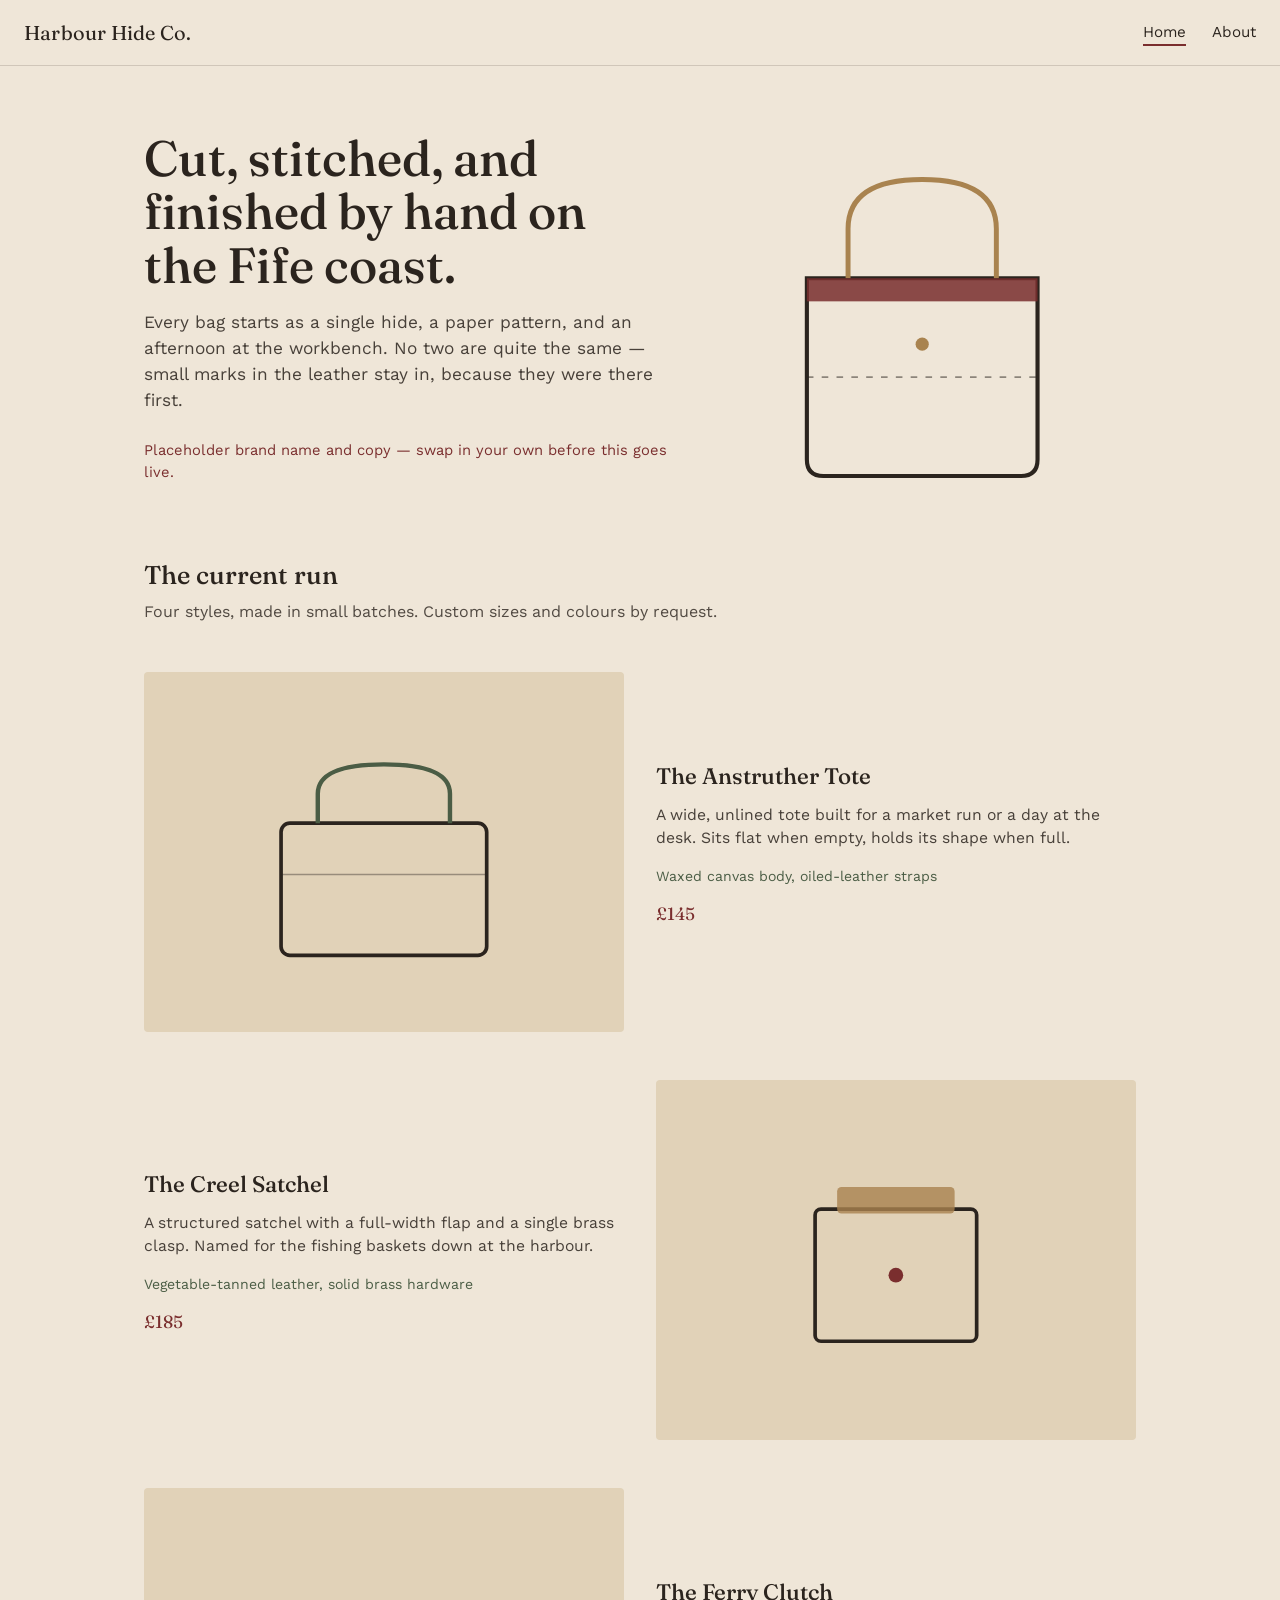
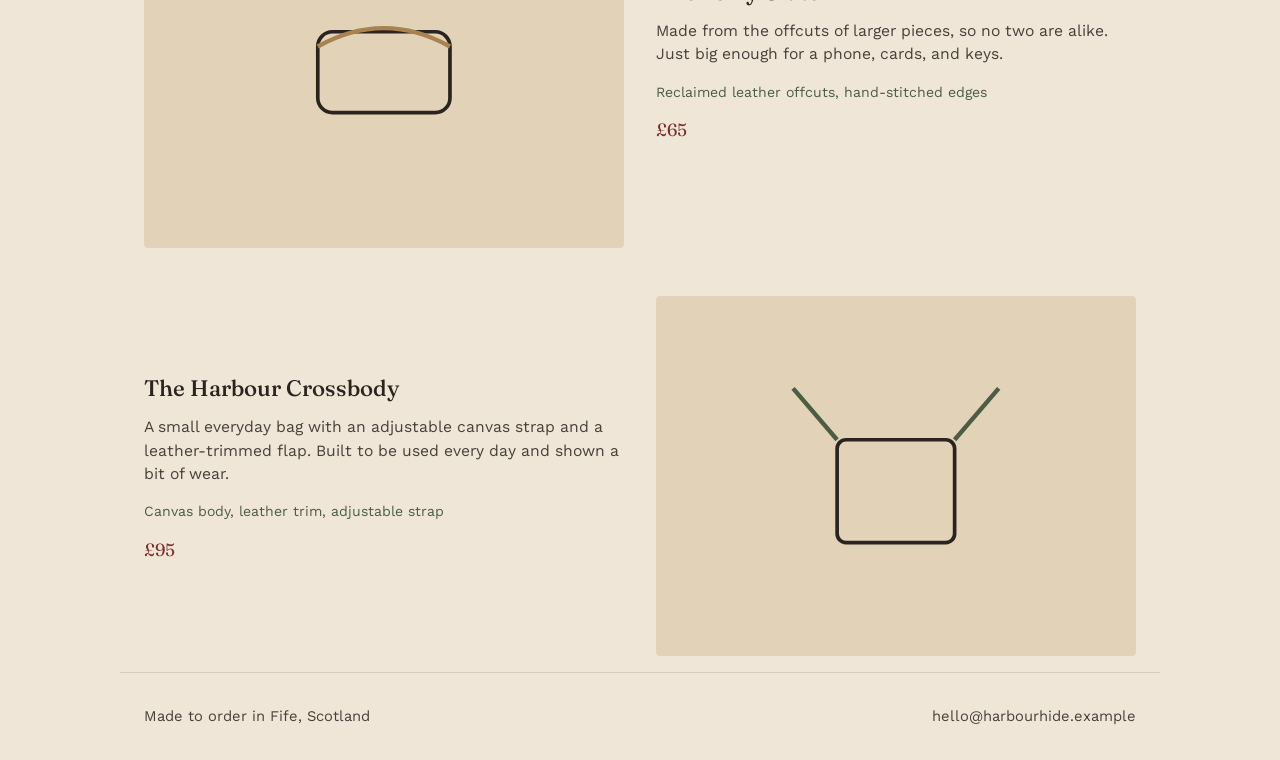
<file: Harbour Hide Co. — Handmade Handbags.html>
<!DOCTYPE html>
<html lang="en">
<head>
<meta charset="UTF-8">
<meta name="viewport" content="width=device-width, initial-scale=1, viewport-fit=cover">
<title>Harbour Hide Co. — Handmade Handbags</title>
<link rel="preconnect" href="https://fonts.googleapis.com">
<link rel="preconnect" href="https://fonts.gstatic.com" crossorigin>
<link href="https://fonts.googleapis.com/css2?family=Fraunces:opsz,wght@9..144,400;9..144,500;9..144,600&family=Work+Sans:wght@400;500;600&display=swap" rel="stylesheet">
<style>
  :root {
    --ink: #2B241E;
    --parchment: #EFE6D8;
    --panel: #E1D2B8;
    --panel-2: #D8C6A9;
    --oxblood: #7A2E2E;
    --moss: #4B5D45;
    --brass: #A9834F;
    --line: rgba(43,36,30,0.16);
    box-sizing: border-box;
    padding-top: env(safe-area-inset-top, 0px);
    padding-bottom: env(safe-area-inset-bottom, 0px);
  }
  @media (prefers-color-scheme: dark) {
    :root:not([data-theme="light"]) {
      --ink: #F1E9DA;
      --parchment: #201A15;
      --panel: #2C2319;
      --panel-2: #35291C;
      --oxblood: #C1615A;
      --moss: #8AA07E;
      --brass: #C9A46B;
      --line: rgba(241,233,218,0.18);
    }
  }
  :root[data-theme="dark"] {
    --ink: #F1E9DA;
    --parchment: #201A15;
    --panel: #2C2319;
    --panel-2: #35291C;
    --oxblood: #C1615A;
    --moss: #8AA07E;
    --brass: #C9A46B;
    --line: rgba(241,233,218,0.18);
  }
  * { box-sizing: border-box; }
  html { scroll-padding-top: env(safe-area-inset-top, 0px); }
  html, body { height: 100%; }
  body {
    margin: 0;
    background: var(--parchment);
    color: var(--ink);
    font-family: "Work Sans", system-ui, sans-serif;
    line-height: 1.5;
    -webkit-font-smoothing: antialiased;
  }
  h1, h2, h3 { font-family: "Fraunces", Georgia, serif; font-weight: 500; margin: 0; }
  a { color: inherit; }
  p { max-width: 62ch; }

  header {
    position: sticky;
    top: env(safe-area-inset-top, 0px);
    z-index: 10;
    display: flex;
    align-items: center;
    justify-content: space-between;
    padding: 1.1rem 1.5rem;
    background: var(--parchment);
    border-bottom: 1px solid var(--line);
  }
  .wordmark { font-family: "Fraunces", serif; font-size: 1.25rem; letter-spacing: 0.01em; text-decoration: none; }
  nav { display: flex; gap: 1.6rem; }
  nav button {
    font-family: "Work Sans", sans-serif;
    font-size: 0.95rem;
    background: none;
    border: none;
    color: var(--ink);
    cursor: pointer;
    padding: 0.2rem 0;
    border-bottom: 2px solid transparent;
  }
  nav button[aria-current="page"] { border-bottom-color: var(--oxblood); }

  main { display: none; }
  main.active { display: block; }

  .container { max-width: 1040px; margin: 0 auto; padding: 0 1.5rem; }

  /* Hero */
  .hero {
    display: grid;
    grid-template-columns: 1.1fr 0.9fr;
    gap: 2.5rem;
    align-items: center;
    padding: 4rem 1.5rem 3.5rem;
    max-width: 1040px;
    margin: 0 auto;
  }
  .hero h1 { font-size: clamp(2rem, 4.2vw, 3.1rem); line-height: 1.08; }
  .hero p.lede { font-size: 1.08rem; margin-top: 1.1rem; color: var(--ink); opacity: 0.85; }
  .hero-note { margin-top: 1.6rem; font-size: 0.92rem; color: var(--oxblood); }

  .bag-art { width: 100%; height: auto; }

  /* Catalog */
  .section-heading { padding: 0 1.5rem; max-width: 1040px; margin: 0 auto; }
  .section-heading h2 { font-size: 1.6rem; }
  .section-heading p { opacity: 0.8; margin-top: 0.4rem; }

  .catalog { padding: 2rem 1.5rem 1rem; max-width: 1040px; margin: 0 auto; display: flex; flex-direction: column; gap: 3rem; }
  .item {
    display: grid;
    grid-template-columns: 1fr 1fr;
    gap: 2rem;
    align-items: center;
  }
  .item:nth-child(even) .item-art { order: 2; }
  .item-art {
    background: var(--panel);
    border-radius: 4px;
    aspect-ratio: 4/3;
    display: flex;
    align-items: center;
    justify-content: center;
    padding: 1.5rem;
  }
  .item-art svg { width: 68%; height: auto; }
  .item-text h3 { font-size: 1.4rem; }
  .item-text .materials { font-size: 0.88rem; color: var(--moss); margin-top: 0.5rem; }
  .item-text .price { font-family: "Fraunces", serif; font-size: 1.1rem; margin-top: 0.9rem; color: var(--oxblood); }
  .item-text p.desc { margin-top: 0.6rem; font-size: 0.98rem; opacity: 0.85; }

  /* About */
  .about-wrap { padding: 3.5rem 1.5rem 1rem; max-width: 1040px; margin: 0 auto; display: grid; grid-template-columns: 0.85fr 1.15fr; gap: 2.5rem; align-items: start; }
  .portrait { background: var(--panel); border-radius: 4px; aspect-ratio: 3/4; display: flex; align-items: center; justify-content: center; padding: 2rem; }
  .portrait svg { width: 60%; }
  .about-copy h1 { font-size: 2rem; margin-bottom: 1.1rem; }
  .about-copy p { margin: 0 0 1rem; }

  .process { padding: 1rem 1.5rem 3rem; max-width: 1040px; margin: 0 auto; }
  .process ol { padding-left: 1.2rem; margin: 1.2rem 0 0; }
  .process li { margin-bottom: 0.7rem; padding-left: 0.3rem; }

  footer {
    border-top: 1px solid var(--line);
    padding: 2rem 1.5rem calc(2rem + env(safe-area-inset-bottom, 0px));
    max-width: 1040px;
    margin: 0 auto;
    font-size: 0.92rem;
    opacity: 0.85;
    display: flex;
    flex-wrap: wrap;
    justify-content: space-between;
    gap: 0.6rem;
  }

  @media (max-width: 720px) {
    .hero { grid-template-columns: 1fr; padding-top: 2.6rem; }
    .hero-art { order: -1; max-width: 220px; margin: 0 auto; }
    .item, .about-wrap { grid-template-columns: 1fr; }
    .item:nth-child(even) .item-art { order: 0; }
    .portrait { max-width: 260px; margin: 0 auto; }
  }

  @media (prefers-reduced-motion: no-preference) {
    .hero { animation: rise 0.6s ease-out; }
    @keyframes rise { from { opacity: 0; transform: translateY(8px); } to { opacity: 1; transform: none; } }
  }
</style>
</head>
<body>

<header>
  <a href="#home" class="wordmark">Harbour Hide Co.</a>
  <nav>
    <button id="nav-home" aria-current="page">Home</button>
    <button id="nav-about">About</button>
  </nav>
</header>

<main id="home" class="active">
  <section class="hero">
    <div>
      <h1>Cut, stitched, and finished by hand on the Fife coast.</h1>
      <p class="lede">Every bag starts as a single hide, a paper pattern, and an afternoon at the workbench. No two are quite the same — small marks in the leather stay in, because they were there first.</p>
      <p class="hero-note">Placeholder brand name and copy — swap in your own before this goes live.</p>
    </div>
    <div class="hero-art">
      <svg class="bag-art" viewBox="0 0 260 220" fill="none" xmlns="http://www.w3.org/2000/svg">
        <path d="M60 90 L60 200 Q60 210 70 210 L190 210 Q200 210 200 200 L200 90 Z" stroke="var(--ink)" stroke-width="2.5"/>
        <path d="M85 90 V60 Q85 30 130 30 Q175 30 175 60 V90" stroke="var(--brass)" stroke-width="3" fill="none"/>
        <rect x="60" y="90" width="140" height="14" fill="var(--oxblood)" opacity="0.85"/>
        <circle cx="130" cy="130" r="4" fill="var(--brass)"/>
        <path d="M60 150 H200" stroke="var(--ink)" stroke-width="1" stroke-dasharray="4 5" opacity="0.5"/>
      </svg>
    </div>
  </section>

  <div class="section-heading">
    <h2>The current run</h2>
    <p>Four styles, made in small batches. Custom sizes and colours by request.</p>
  </div>

  <div class="catalog">

    <div class="item">
      <div class="item-art">
        <svg viewBox="0 0 200 160" fill="none" xmlns="http://www.w3.org/2000/svg">
          <rect x="30" y="60" width="140" height="90" rx="6" stroke="var(--ink)" stroke-width="2.5" fill="none"/>
          <path d="M55 60 V40 Q55 20 100 20 Q145 20 145 40 V60" stroke="var(--moss)" stroke-width="3" fill="none"/>
          <line x1="30" y1="95" x2="170" y2="95" stroke="var(--ink)" stroke-width="1" opacity="0.4"/>
        </svg>
      </div>
      <div class="item-text">
        <h3>The Anstruther Tote</h3>
        <p class="desc">A wide, unlined tote built for a market run or a day at the desk. Sits flat when empty, holds its shape when full.</p>
        <p class="materials">Waxed canvas body, oiled-leather straps</p>
        <p class="price">£145</p>
      </div>
    </div>

    <div class="item">
      <div class="item-art">
        <svg viewBox="0 0 200 160" fill="none" xmlns="http://www.w3.org/2000/svg">
          <rect x="45" y="45" width="110" height="90" rx="4" stroke="var(--ink)" stroke-width="2.5"/>
          <rect x="60" y="30" width="80" height="18" rx="3" fill="var(--brass)" opacity="0.8"/>
          <circle cx="100" cy="90" r="5" fill="var(--oxblood)"/>
        </svg>
      </div>
      <div class="item-text">
        <h3>The Creel Satchel</h3>
        <p class="desc">A structured satchel with a full-width flap and a single brass clasp. Named for the fishing baskets down at the harbour.</p>
        <p class="materials">Vegetable-tanned leather, solid brass hardware</p>
        <p class="price">£185</p>
      </div>
    </div>

    <div class="item">
      <div class="item-art">
        <svg viewBox="0 0 200 160" fill="none" xmlns="http://www.w3.org/2000/svg">
          <rect x="55" y="55" width="90" height="55" rx="10" stroke="var(--ink)" stroke-width="2.5"/>
          <path d="M55 65 Q100 40 145 65" stroke="var(--brass)" stroke-width="3" fill="none"/>
        </svg>
      </div>
      <div class="item-text">
        <h3>The Ferry Clutch</h3>
        <p class="desc">Made from the offcuts of larger pieces, so no two are alike. Just big enough for a phone, cards, and keys.</p>
        <p class="materials">Reclaimed leather offcuts, hand-stitched edges</p>
        <p class="price">£65</p>
      </div>
    </div>

    <div class="item">
      <div class="item-art">
        <svg viewBox="0 0 200 160" fill="none" xmlns="http://www.w3.org/2000/svg">
          <rect x="60" y="55" width="80" height="70" rx="6" stroke="var(--ink)" stroke-width="2.5"/>
          <path d="M60 55 L30 20 M140 55 L170 20" stroke="var(--moss)" stroke-width="3"/>
        </svg>
      </div>
      <div class="item-text">
        <h3>The Harbour Crossbody</h3>
        <p class="desc">A small everyday bag with an adjustable canvas strap and a leather-trimmed flap. Built to be used every day and shown a bit of wear.</p>
        <p class="materials">Canvas body, leather trim, adjustable strap</p>
        <p class="price">£95</p>
      </div>
    </div>

  </div>

  <footer>
    <span>Made to order in Fife, Scotland</span>
    <span>hello@harbourhide.example</span>
  </footer>
</main>

<main id="about">
  <div class="about-wrap">
    <div class="portrait">
      <svg viewBox="0 0 120 160" fill="none" xmlns="http://www.w3.org/2000/svg">
        <circle cx="60" cy="55" r="30" stroke="var(--ink)" stroke-width="2.5"/>
        <path d="M20 150 Q20 100 60 100 Q100 100 100 150" stroke="var(--ink)" stroke-width="2.5" fill="none"/>
      </svg>
    </div>
    <div class="about-copy">
      <h1>About the maker</h1>
      <p>I started making bags the way most people do — by taking one apart to see how it was built, then getting the pattern wrong three times before it finally sat right. That was a few years and a great many offcuts ago.</p>
      <p>Everything here is cut, stitched, and finished by hand at a workbench that looks out over the water. I keep runs small on purpose: it means every bag gets checked, adjusted, and finished properly before it goes anywhere.</p>
      <p>If you want something in a different size, colour, or leather, get in touch — most of what's shown here started as exactly that kind of conversation.</p>
    </div>
  </div>

  <div class="process">
    <h2>How each bag comes together</h2>
    <ol>
      <li>Pattern is cut and checked against the hide for the best grain and fewest marks.</li>
      <li>Pieces are cut, edges beveled, and skived where they'll fold or overlap.</li>
      <li>Everything is hand-stitched with waxed thread, saddle-stitch style — two needles, one hole at a time.</li>
      <li>Hardware is set: buckles, rivets, and clasps fitted and tested under load.</li>
      <li>Edges are burnished and the whole bag is conditioned before it leaves the bench.</li>
    </ol>
  </div>

  <footer>
    <span>Made to order in Fife, Scotland</span>
    <span>hello@harbourhide.example</span>
  </footer>
</main>

<script>
  const views = { home: document.getElementById('home'), about: document.getElementById('about') };
  const navs = { home: document.getElementById('nav-home'), about: document.getElementById('nav-about') };

  function show(name) {
    Object.keys(views).forEach(k => {
      views[k].classList.toggle('active', k === name);
      navs[k].removeAttribute('aria-current');
    });
    navs[name].setAttribute('aria-current', 'page');
    document.title = name === 'about' ? 'About — Harbour Hide Co.' : 'Harbour Hide Co. — Handmade Handbags';
    window.scrollTo(0, 0);
  }

  navs.home.addEventListener('click', () => { history.replaceState(null, '', '#home'); show('home'); });
  navs.about.addEventListener('click', () => { history.replaceState(null, '', '#about'); show('about'); });

  show(location.hash === '#about' ? 'about' : 'home');
</script>

</body>
</html>
</file>
